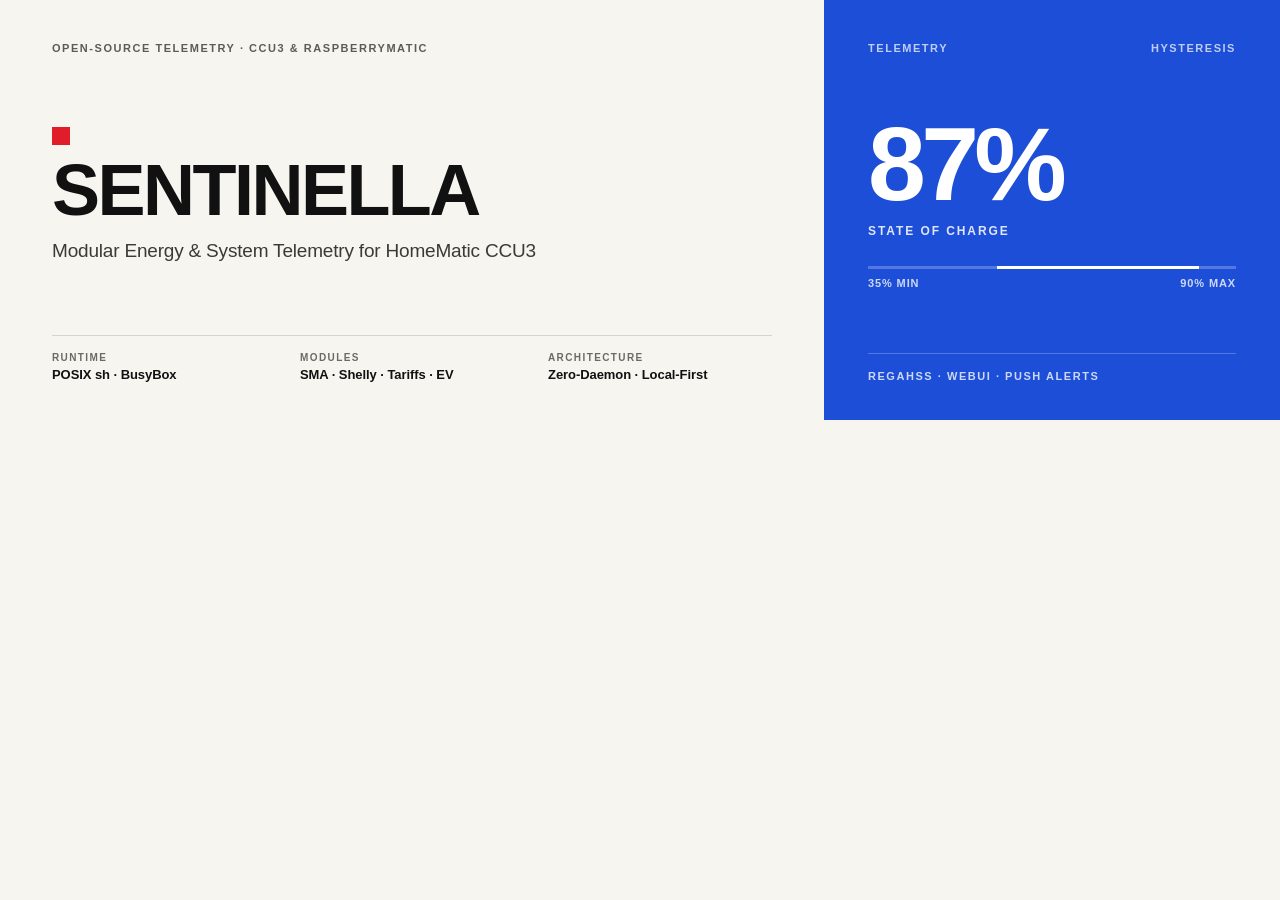
<file: docs/assets/banner.html>
<!DOCTYPE html>
<html lang="en">
<head>
<meta charset="utf-8">
<meta name="viewport" content="width=1280, initial-scale=1">
<title>Sentinella Banner</title>
<style>
  *, *::before, *::after {
    box-sizing: border-box;
    margin: 0;
    padding: 0;
  }

  html, body {
    width: 1280px;
    height: 420px;
    overflow: hidden;
    background: #F6F5F0;
    font-family: "Helvetica Neue", Helvetica, Arial, sans-serif;
    -webkit-font-smoothing: antialiased;
    -moz-osx-font-smoothing: grayscale;
  }

  .canvas {
    display: flex;
    width: 1280px;
    height: 420px;
  }

  /* Left Swiss Paper Panel */
  .left {
    flex: 1;
    background: #F6F5F0;
    color: #111111;
    padding: 42px 52px 38px;
    display: flex;
    flex-direction: column;
    justify-content: space-between;
  }

  .micro-label {
    font-size: 11px;
    font-weight: 700;
    letter-spacing: 0.14em;
    text-transform: uppercase;
    color: #5C5B56;
  }

  .hero-block {
    display: flex;
    flex-direction: column;
    align-items: flex-start;
  }

  .signal-square {
    width: 18px;
    height: 18px;
    background: #E11D2A;
    margin-bottom: 12px;
  }

  .wordmark {
    font-size: 72px;
    font-weight: 800;
    letter-spacing: -0.035em;
    line-height: 0.92;
    color: #111111;
  }

  .subtitle {
    margin-top: 16px;
    font-size: 19px;
    font-weight: 400;
    letter-spacing: -0.01em;
    color: #3A3A36;
  }

  .meta-strip {
    display: grid;
    grid-template-columns: repeat(3, 1fr);
    gap: 24px;
    border-top: 1px solid #D6D4CC;
    padding-top: 16px;
  }

  .meta-item {
    display: flex;
    flex-direction: column;
    gap: 4px;
  }

  .meta-key {
    font-size: 10px;
    font-weight: 700;
    letter-spacing: 0.14em;
    text-transform: uppercase;
    color: #6B6A64;
  }

  .meta-val {
    font-size: 13px;
    font-weight: 600;
    color: #111111;
    letter-spacing: -0.005em;
  }

  /* Right Ultramarine Panel */
  .right {
    width: 456px;
    background: #1D4ED8;
    color: #FFFFFF;
    padding: 42px 44px 38px;
    display: flex;
    flex-direction: column;
    justify-content: space-between;
  }

  .right-top {
    display: flex;
    justify-content: space-between;
    align-items: center;
    font-size: 11px;
    font-weight: 700;
    letter-spacing: 0.14em;
    text-transform: uppercase;
    color: rgba(255, 255, 255, 0.72);
  }

  .readout {
    display: flex;
    flex-direction: column;
  }

  .soc-value {
    font-size: 104px;
    font-weight: 800;
    letter-spacing: -0.045em;
    line-height: 0.9;
    font-variant-numeric: tabular-nums;
    color: #FFFFFF;
  }

  .soc-label {
    margin-top: 12px;
    font-size: 12px;
    font-weight: 700;
    letter-spacing: 0.16em;
    text-transform: uppercase;
    color: rgba(255, 255, 255, 0.86);
  }

  .hysteresis {
    margin-top: 28px;
    display: flex;
    flex-direction: column;
    gap: 8px;
  }

  .hyst-track {
    position: relative;
    width: 100%;
    height: 3px;
    background: rgba(255, 255, 255, 0.24);
  }

  .hyst-fill {
    position: absolute;
    left: 35%;
    width: 55%;
    height: 3px;
    background: #FFFFFF;
  }

  .hyst-labels {
    display: flex;
    justify-content: space-between;
    font-size: 11px;
    font-weight: 600;
    letter-spacing: 0.08em;
    font-variant-numeric: tabular-nums;
    color: rgba(255, 255, 255, 0.78);
  }

  .right-footer {
    border-top: 1px solid rgba(255, 255, 255, 0.24);
    padding-top: 16px;
    font-size: 11px;
    font-weight: 700;
    letter-spacing: 0.14em;
    text-transform: uppercase;
    color: rgba(255, 255, 255, 0.78);
  }
</style>
</head>
<body>
  <div class="canvas">
    <section class="left">
      <div class="micro-label">OPEN-SOURCE TELEMETRY · CCU3 &amp; RASPBERRYMATIC</div>

      <div class="hero-block">
        <div class="signal-square" aria-hidden="true"></div>
        <h1 class="wordmark">SENTINELLA</h1>
        <p class="subtitle">Modular Energy &amp; System Telemetry for HomeMatic CCU3</p>
      </div>

      <div class="meta-strip">
        <div class="meta-item">
          <span class="meta-key">RUNTIME</span>
          <span class="meta-val">POSIX sh · BusyBox</span>
        </div>
        <div class="meta-item">
          <span class="meta-key">MODULES</span>
          <span class="meta-val">SMA · Shelly · Tariffs · EV</span>
        </div>
        <div class="meta-item">
          <span class="meta-key">ARCHITECTURE</span>
          <span class="meta-val">Zero-Daemon · Local-First</span>
        </div>
      </div>
    </section>

    <aside class="right">
      <div class="right-top">
        <span>TELEMETRY</span>
        <span>HYSTERESIS</span>
      </div>

      <div class="readout">
        <div class="soc-value">87%</div>
        <div class="soc-label">STATE OF CHARGE</div>

        <div class="hysteresis">
          <div class="hyst-track">
            <div class="hyst-fill"></div>
          </div>
          <div class="hyst-labels">
            <span>35% MIN</span>
            <span>90% MAX</span>
          </div>
        </div>
      </div>

      <div class="right-footer">REGAHSS · WEBUI · PUSH ALERTS</div>
    </aside>
  </div>
</body>
</html>
</file>
